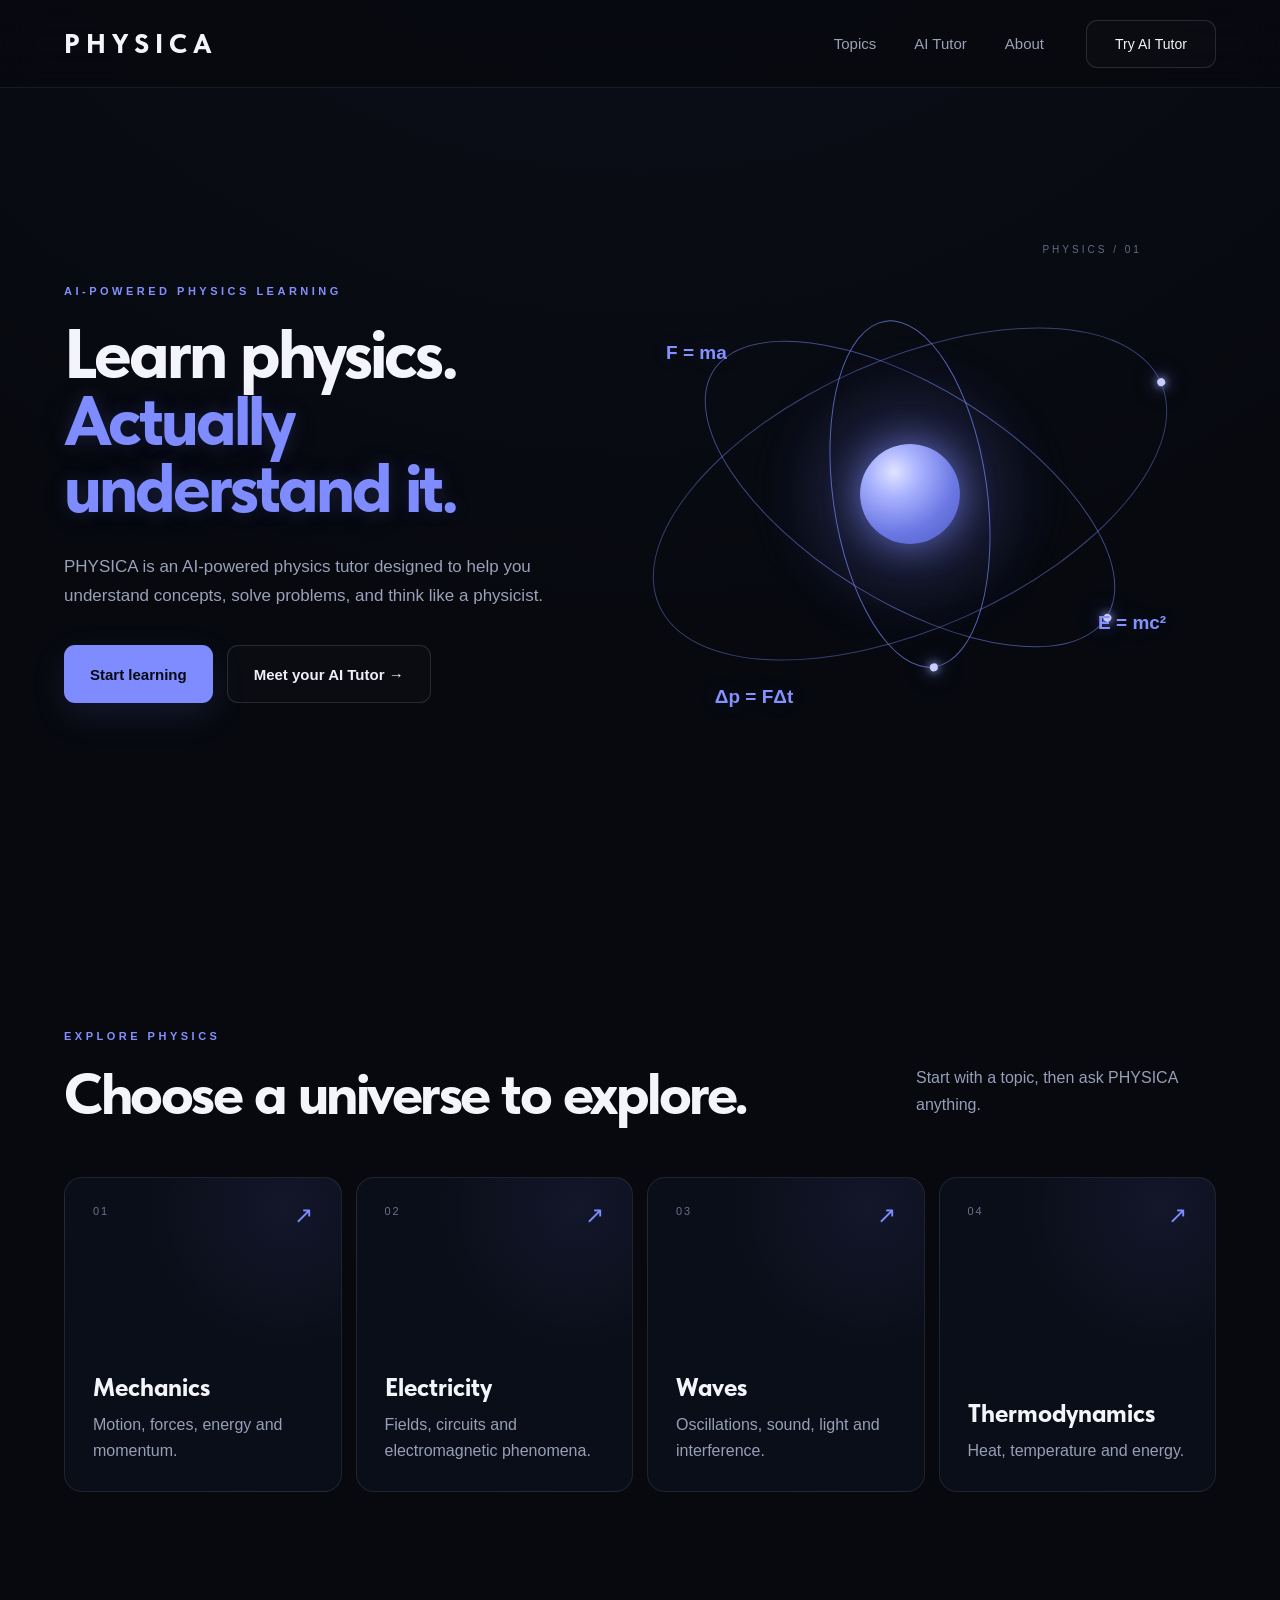
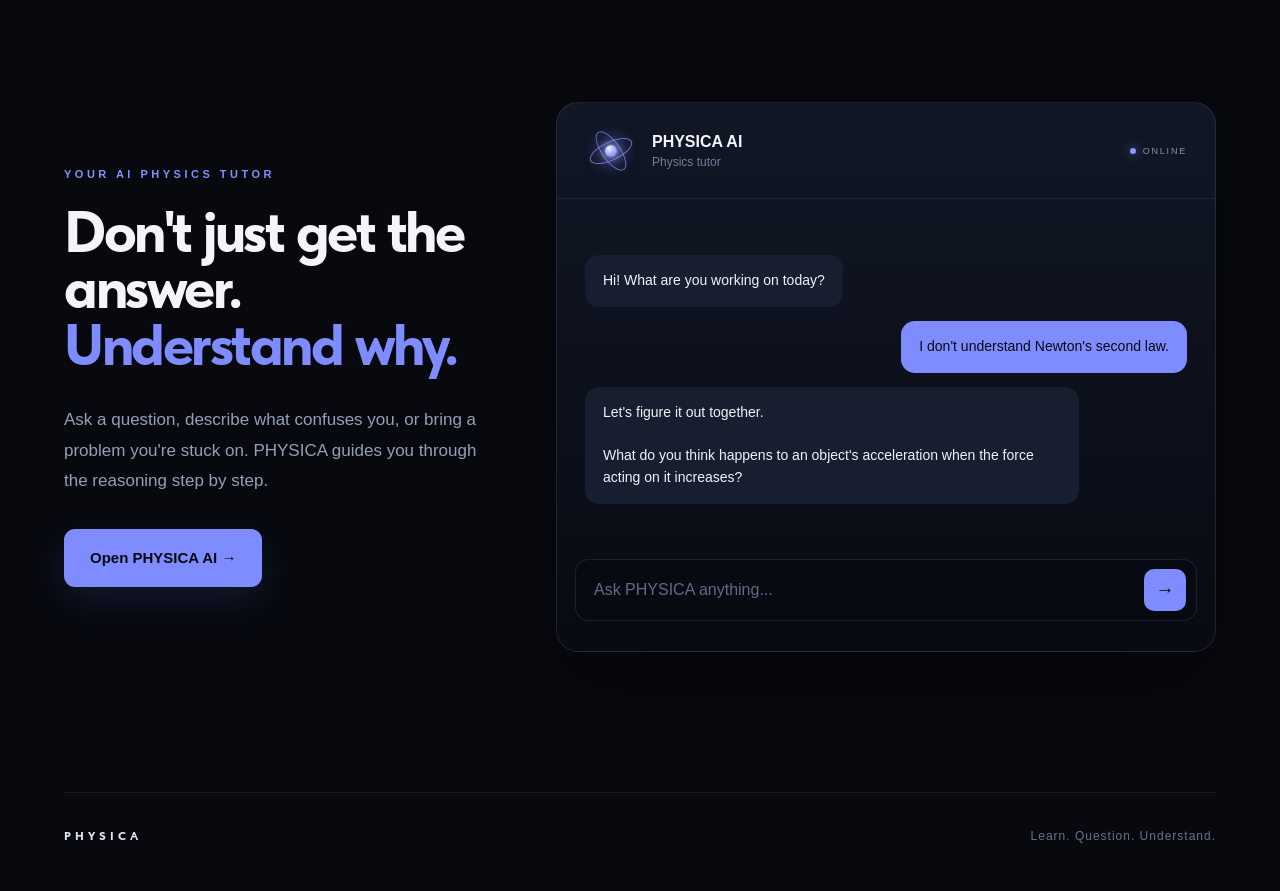
<file: index.html>
<!DOCTYPE html>
<html lang="en">

<head>
    <meta charset="UTF-8">
    <meta name="viewport" content="width=device-width, initial-scale=1.0">

    <title>PHYSICA — AI Physics Tutor</title>

    <link rel="stylesheet" href="style.css">
</head>

<body>

<header class="navbar">

    <a href="index.html" class="logo">
        PHYSICA
    </a>

    <nav>
        <a href="#topics">Topics</a>
        <a href="tutor.html">AI Tutor</a>
        <a href="#about">About</a>
    </nav>

    <a href="tutor.html" class="nav-button">
        Try AI Tutor
    </a>

</header>


<main>

    <!-- HERO -->

    <section class="hero">

        <div class="hero-content">

            <p class="eyebrow">
                AI-POWERED PHYSICS LEARNING
            </p>

            <h1>
                Learn physics.
                <span>Actually understand it.</span>
            </h1>

            <p class="hero-text">
                PHYSICA is an AI-powered physics tutor designed to help you
                understand concepts, solve problems, and think like a physicist.
            </p>

            <div class="hero-buttons">

                <a href="#topics" class="primary-button">
                    Start learning
                </a>

                <a href="tutor.html" class="secondary-button">
                    Meet your AI Tutor →
                </a>

            </div>

        </div>


        <!-- PHYSICS VISUAL -->

        <div class="hero-visual">

            <div class="physics-card" id="physics-card">

                <div class="physics-glow"></div>

                <div class="orbit orbit-large">
                    <span class="particle particle-large"></span>
                </div>

                <div class="orbit orbit-medium">
                    <span class="particle particle-medium"></span>
                </div>

                <div class="orbit orbit-small">
                    <span class="particle particle-small"></span>
                </div>

                <div class="planet"></div>

                <div class="formula formula-one">
                    F = ma
                </div>

                <div class="formula formula-two">
                    E = mc²
                </div>

                <div class="formula formula-three">
                    Δp = FΔt
                </div>

                <div class="physics-label">
                    PHYSICS / 01
                </div>

            </div>

        </div>

    </section>


    <!-- TOPICS -->

    <section id="topics" class="topics">

        <div class="section-heading">

            <div>

                <p class="eyebrow">
                    EXPLORE PHYSICS
                </p>

                <h2>
                    Choose a universe
                    to explore.
                </h2>

            </div>

            <p class="section-description">
                Start with a topic,
                then ask PHYSICA anything.
            </p>

        </div>


        <div class="topic-grid">

            <a
                class="topic-card"
                href="tutor.html?topic=Mechanics"
            >

                <span class="topic-number">01</span>
                <span class="topic-arrow">↗</span>

                <h3>Mechanics</h3>

                <p>
                    Motion, forces, energy
                    and momentum.
                </p>

            </a>


            <a
                class="topic-card"
                href="tutor.html?topic=Electricity"
            >

                <span class="topic-number">02</span>
                <span class="topic-arrow">↗</span>

                <h3>Electricity</h3>

                <p>
                    Fields, circuits and
                    electromagnetic phenomena.
                </p>

            </a>


            <a
                class="topic-card"
                href="tutor.html?topic=Waves"
            >

                <span class="topic-number">03</span>
                <span class="topic-arrow">↗</span>

                <h3>Waves</h3>

                <p>
                    Oscillations, sound,
                    light and interference.
                </p>

            </a>


            <a
                class="topic-card"
                href="tutor.html?topic=Thermodynamics"
            >

                <span class="topic-number">04</span>
                <span class="topic-arrow">↗</span>

                <h3>Thermodynamics</h3>

                <p>
                    Heat, temperature
                    and energy.
                </p>

            </a>

        </div>

    </section>


    <!-- AI TUTOR PREVIEW -->

    <section class="tutor-preview">

        <div class="tutor-intro">

            <p class="eyebrow">
                YOUR AI PHYSICS TUTOR
            </p>

            <h2>
                Don't just get
                the answer.
                <span>Understand why.</span>
            </h2>

            <p>
                Ask a question, describe what confuses you,
                or bring a problem you're stuck on.
                PHYSICA guides you through the reasoning step by step.
            </p>

            <a href="tutor.html" class="primary-button">
                Open PHYSICA AI →
            </a>

        </div>


        <div class="chat-preview">

            <div class="chat-header">

                <div class="mini-ai-avatar">

                    <div class="mini-core"></div>

                    <div class="mini-orbit mini-one">
                        <span></span>
                    </div>

                    <div class="mini-orbit mini-two">
                        <span></span>
                    </div>

                </div>


                <div class="chat-identity">

                    <strong>
                        PHYSICA AI
                    </strong>

                    <small>
                        Physics tutor
                    </small>

                </div>


                <div class="preview-online">
                    <span></span>
                    ONLINE
                </div>

            </div>


            <div class="preview-messages">

                <div class="message ai">
                    Hi! What are you working on today?
                </div>

                <div class="message user">
                    I don't understand Newton's second law.
                </div>

                <div class="message ai">

                    Let's figure it out together.

                    <br><br>

                    What do you think happens to an object's
                    acceleration when the force acting on it increases?

                </div>

            </div>


            <div class="chat-preview-input">

                <span>
                    Ask PHYSICA anything...
                </span>

                <span class="preview-arrow">
                    →
                </span>

            </div>

        </div>

    </section>

</main>


<footer id="about">

    <strong>
        PHYSICA
    </strong>

    <p>
        Learn. Question. Understand.
    </p>

</footer>


<script src="script.js"></script>

</body>
</html>
</file>
<file: style.css>
/* =========================================================
   PHYSICA
   Complete stylesheet
   Dark scientific / glass / premium UI
   ========================================================= */


/* =========================================================
   FONTS
   ========================================================= */

@font-face {
    font-family: "Tilda Sans ExtraBold";
    src: url("./TildaSans-ExtraBold.woff2") format("woff2");
    font-weight: 800;
    font-style: normal;
    font-display: swap;
}


/* =========================================================
   VARIABLES
   ========================================================= */

:root {
    --bg: #07090f;
    --bg-soft: #0a0d15;

    --panel: #0d111c;
    --panel-light: #111726;

    --text: #f4f5fa;
    --muted: #969fb7;
    --dim: #626b83;

    --accent: #7f8cff;
    --accent-light: #aab3ff;
    --accent-soft: rgba(127, 140, 255, .14);

    --line: rgba(255, 255, 255, .09);
    --line-soft: rgba(255, 255, 255, .06);

    --radius-sm: 11px;
    --radius-md: 16px;
    --radius-lg: 22px;
    --radius-xl: 26px;
}


/* =========================================================
   RESET
   ========================================================= */

* {
    box-sizing: border-box;
}

html {
    scroll-behavior: smooth;
}

body {
    margin: 0;
    overflow-x: hidden;

    background:
        radial-gradient(
            circle at 50% -20%,
            rgba(127, 140, 255, .055),
            transparent 38%
        ),
        var(--bg);

    color: var(--text);

    font-family:
        Arial,
        Helvetica,
        sans-serif;
}

a {
    color: inherit;
    text-decoration: none;
}

button,
input {
    font: inherit;
}

button {
    -webkit-tap-highlight-color: transparent;
}

::selection {
    color: #080a11;
    background: var(--accent);
}


/* =========================================================
   NAVBAR
   ========================================================= */

.navbar {
    width: 100%;
    height: 88px;

    padding: 0 5%;

    position: sticky;
    top: 0;
    z-index: 1000;

    display: flex;
    align-items: center;

    background: rgba(7, 9, 15, .72);

    backdrop-filter: blur(22px);
    -webkit-backdrop-filter: blur(22px);

    border-bottom: 1px solid rgba(255, 255, 255, .07);
}

.logo {
    font-family:
        "Tilda Sans ExtraBold",
        Arial,
        sans-serif;

    font-size: 27px;
    font-weight: 800;
    letter-spacing: 6px;

    transition:
        opacity .25s ease,
        text-shadow .25s ease;
}

.logo:hover {
    opacity: .88;

    text-shadow:
        0 0 24px rgba(127, 140, 255, .25);
}

.navbar nav {
    margin-left: auto;
    margin-right: 42px;

    display: flex;
    gap: 38px;
}

.navbar nav a {
    position: relative;

    color: #9ba1b5;
    font-size: 15px;

    transition:
        color .25s ease,
        transform .25s ease;
}

.navbar nav a::after {
    content: "";

    position: absolute;

    left: 0;
    bottom: -8px;

    width: 0;
    height: 1px;

    background: var(--accent);

    transition: width .25s ease;
}

.navbar nav a:hover {
    color: #fff;
}

.navbar nav a:hover::after {
    width: 100%;
}

.nav-button {
    min-width: 130px;
    height: 48px;

    padding: 0 22px;

    display: inline-flex;
    align-items: center;
    justify-content: center;

    border: 1px solid rgba(255, 255, 255, .12);
    border-radius: var(--radius-sm);

    background: rgba(255, 255, 255, .015);

    font-size: 14px;

    transition:
        transform .25s ease,
        background .25s ease,
        border-color .25s ease,
        box-shadow .25s ease;
}

.nav-button:hover {
    transform: translateY(-2px);

    background: rgba(127, 140, 255, .08);

    border-color: rgba(127, 140, 255, .35);

    box-shadow:
        0 10px 30px rgba(127, 140, 255, .07);
}


/* =========================================================
   BUTTONS
   ========================================================= */

.primary-button,
.secondary-button {
    min-height: 58px;

    padding: 0 26px;

    display: inline-flex;
    align-items: center;
    justify-content: center;

    border-radius: var(--radius-sm);

    font-size: 15px;
    font-weight: 600;

    transition:
        transform .25s ease,
        background .25s ease,
        border-color .25s ease,
        box-shadow .25s ease;
}

.primary-button {
    color: #080a11;
    background: var(--accent);

    box-shadow:
        0 12px 35px rgba(127, 140, 255, .12);
}

.primary-button:hover {
    transform: translateY(-3px);

    background: #8d99ff;

    box-shadow:
        0 16px 42px rgba(127, 140, 255, .19);
}

.secondary-button {
    color: #eef0f7;

    border: 1px solid rgba(255, 255, 255, .12);

    background: rgba(255, 255, 255, .015);
}

.secondary-button:hover {
    transform: translateY(-3px);

    border-color: rgba(127, 140, 255, .35);

    background: rgba(127, 140, 255, .05);

    box-shadow:
        0 12px 35px rgba(127, 140, 255, .06);
}


/* =========================================================
   EYEBROW
   ========================================================= */

.eyebrow {
    margin: 0 0 24px;

    color: #8290ff;

    font-size: 11px;
    font-weight: 700;
    letter-spacing: 3.5px;

    text-transform: uppercase;
}


/* =========================================================
   LANDING HERO
   ========================================================= */

.hero {
    width: min(1450px, 90%);
    min-height: calc(100vh - 88px);

    margin: 0 auto;

    display: grid;
    grid-template-columns: .92fr 1.08fr;

    align-items: center;

    gap: 20px;
}

.hero-content {
    position: relative;
    z-index: 5;
}

.hero h1 {
    max-width: 720px;

    margin: 0;

    font-family:
        "Tilda Sans ExtraBold",
        Arial,
        sans-serif;

    font-size: clamp(58px, 5.5vw, 88px);
    line-height: .95;
    letter-spacing: -3px;
    font-weight: 800;
}

.hero h1 span {
    display: block;

    color: var(--accent);

    text-shadow:
        0 0 18px rgba(127, 140, 255, .16),
        0 0 55px rgba(127, 140, 255, .07);
}

.hero-text {
    max-width: 600px;

    margin: 32px 0 34px;

    color: #99a1b8;

    font-size: 17px;
    line-height: 1.7;
}

.hero-buttons {
    display: flex;
    gap: 14px;
}


/* =========================================================
   HERO PHYSICS VISUAL
   ========================================================= */

.hero-visual {
    min-height: 620px;

    display: flex;
    align-items: center;
    justify-content: center;
}

.physics-card {
    width: min(610px, 100%);
    aspect-ratio: 1;

    position: relative;

    display: flex;
    align-items: center;
    justify-content: center;

    transform:
        perspective(1000px)
        rotateX(var(--mouse-y, 0deg))
        rotateY(var(--mouse-x, 0deg));

    transition: transform .12s linear;
}

.physics-glow {
    position: absolute;

    left: 50%;
    top: 50%;

    width: 300px;
    height: 300px;

    transform: translate(-50%, -50%);

    border-radius: 50%;

    background:
        radial-gradient(
            circle,
            rgba(127, 140, 255, .25),
            rgba(127, 140, 255, .06) 48%,
            transparent 72%
        );

    filter: blur(10px);

    animation: centralGlow 4s ease-in-out infinite;
}

.planet {
    position: absolute;

    left: 50%;
    top: 50%;

    z-index: 10;

    width: 100px;
    height: 100px;

    transform: translate(-50%, -50%);

    border-radius: 50%;

    background:
        radial-gradient(
            circle at 34% 28%,
            #e1e4ff 0%,
            #aab3ff 25%,
            #6c79e4 62%,
            #4d5bc2 100%
        );

    box-shadow:
        0 0 35px rgba(127, 140, 255, .58),
        0 0 90px rgba(127, 140, 255, .24),
        0 0 150px rgba(127, 140, 255, .10);

    animation: planetFloat 5s ease-in-out infinite;
}

/* =========================================================
   HERO ATOM — STATIC ORBITS, MOVING PARTICLES
   ========================================================= */

.orbit {
    position: absolute;
    left: 50%;
    top: 50%;
    z-index: 2;
    border: 1.5px solid rgba(125, 140, 255, .42);
    border-radius: 50%;
    overflow: visible;
    pointer-events: none;
}

/* Three fixed ellipses with different angles */

.orbit-large {
    width: 550px;
    height: 270px;
    transform: translate(-50%, -50%) rotate(-24deg);
}

.orbit-medium {
    width: 465px;
    height: 215px;
    border-color: rgba(125, 140, 255, .52);
    transform: translate(-50%, -50%) rotate(32deg);
}

.orbit-small {
    width: 350px;
    height: 155px;
    border-color: rgba(125, 140, 255, .68);
    transform: translate(-50%, -50%) rotate(82deg);
}

/* Glowing particles */

.orbit .particle {
    position: absolute;
    left: 50%;
    top: 50%;
    width: 8px;
    height: 8px;
    margin: -4px 0 0 -4px;
    border-radius: 50%;
    background: #c7cdff;
    box-shadow:
        0 0 8px rgba(170, 179, 255, 1),
        0 0 18px rgba(127, 140, 255, .9),
        0 0 32px rgba(127, 140, 255, .35);
    pointer-events: none;
    z-index: 10;
}

/* Each particle follows its own ellipse */

.particle-large {
    offset-path: ellipse(275px 135px at 50% 50%);
    animation: particleLarge 12s linear infinite;
}

.particle-medium {
    offset-path: ellipse(232.5px 107.5px at 50% 50%);
    animation: particleMedium 10s linear infinite reverse;
}

.particle-small {
    offset-path: ellipse(175px 77.5px at 50% 50%);
    animation: particleSmall 8s linear infinite;
}

@keyframes particleLarge {
    from { offset-distance: 0%; }
    to   { offset-distance: 100%; }
}

@keyframes particleMedium {
    from { offset-distance: 0%; }
    to   { offset-distance: 100%; }
}

@keyframes particleSmall {
    from { offset-distance: 0%; }
    to   { offset-distance: 100%; }
}

/* Gentle floating motion */

.physics-card {
    animation: atomFloat 9s ease-in-out infinite;
}

@keyframes atomFloat {
    0%, 100% {
        translate: 0 -5px;
    }

    50% {
        translate: 0 5px;
    }
}

/* =========================================================
   HERO FORMULAS
   ========================================================= */

.formula {
    position: absolute;
    z-index: 20;

    color: #8491ff;

    font-size: 19px;
    font-weight: 600;

    text-shadow:
        0 0 20px rgba(127, 140, 255, .18);
}

.formula-one {
    top: 25%;
    left: 10%;
}

.formula-two {
    right: 8%;
    bottom: 27%;
}

.formula-three {
    left: 18%;
    bottom: 15%;
}

.physics-label {
    position: absolute;

    top: 9%;
    right: 12%;

    color: #626b84;

    font-size: 10px;
    letter-spacing: 3px;
}


/* =========================================================
   HERO ANIMATIONS
   ========================================================= */

@keyframes planetFloat {
    0%,
    100% {
        margin-top: 0;
    }

    50% {
        margin-top: -10px;
    }
}

@keyframes centralGlow {
    0%,
    100% {
        opacity: .65;

        transform:
            translate(-50%, -50%)
            scale(1);
    }

    50% {
        opacity: 1;

        transform:
            translate(-50%, -50%)
            scale(1.08);
    }
}


/* =========================================================
   TOPICS
   ========================================================= */

.topics {
    width: min(1400px, 90%);

    margin: 0 auto;

    padding: 130px 0;
}

.section-heading {
    margin-bottom: 55px;

    display: flex;
    align-items: end;
    justify-content: space-between;

    gap: 40px;
}

.topics h2,
.tutor-preview h2 {
    max-width: 850px;

    margin: 0;

    font-family:
        "Tilda Sans ExtraBold",
        Arial,
        sans-serif;

    font-size: clamp(46px, 4.5vw, 70px);
    line-height: .98;
    letter-spacing: -2.5px;
}

.section-description {
    max-width: 300px;

    margin: 0 0 4px;

    color: var(--muted);

    line-height: 1.7;
}

.topic-grid {
    display: grid;

    grid-template-columns:
        repeat(4, 1fr);

    gap: 14px;
}

.topic-card {
    min-height: 315px;

    padding: 28px;

    position: relative;

    display: flex;
    flex-direction: column;
    justify-content: flex-end;

    overflow: hidden;

    border: 1px solid var(--line);
    border-radius: 18px;

    background:
        radial-gradient(
            circle at 80% 10%,
            rgba(127, 140, 255, .08),
            transparent 40%
        ),
        rgba(12, 16, 27, .78);

    transition:
        transform .3s ease,
        border-color .3s ease,
        box-shadow .3s ease;
}

.topic-card::before {
    content: "";

    position: absolute;
    inset: 0;

    background:
        linear-gradient(
            135deg,
            rgba(255,255,255,.035),
            transparent 35%
        );

    opacity: 0;

    transition: opacity .3s ease;
}

.topic-card:hover {
    transform: translateY(-7px);

    border-color: rgba(127, 140, 255, .28);

    box-shadow:
        0 22px 55px rgba(0, 0, 0, .22);
}

.topic-card:hover::before {
    opacity: 1;
}

.topic-number {
    position: absolute;

    top: 27px;
    left: 28px;

    color: #68728d;

    font-size: 11px;
    letter-spacing: 2px;
}

.topic-arrow {
    position: absolute;

    top: 24px;
    right: 28px;

    color: var(--accent);

    font-size: 23px;

    transition:
        transform .3s ease;
}

.topic-card:hover .topic-arrow {
    transform:
        translate(4px, -4px);
}

.topic-card h3 {
    margin: 0 0 10px;

    font-family:
        "Tilda Sans ExtraBold",
        Arial,
        sans-serif;

    font-size: 25px;
}

.topic-card p {
    margin: 0;

    color: var(--muted);

    line-height: 1.6;
}


/* =========================================================
   AI PREVIEW
   ========================================================= */

.tutor-preview {
    width: min(1400px, 90%);

    margin: 0 auto;

    padding: 80px 0 140px;

    display: grid;

    grid-template-columns: .78fr 1.22fr;

    gap: 70px;

    align-items: center;
}

.tutor-preview h2 span {
    display: block;

    color: var(--accent);
}

.tutor-intro > p:not(.eyebrow) {
    max-width: 570px;

    margin: 32px 0;

    color: var(--muted);

    font-size: 17px;
    line-height: 1.8;
}


/* =========================================================
   PREVIEW CHAT
   ========================================================= */

.chat-preview {
    min-height: 550px;

    overflow: hidden;

    border: 1px solid rgba(255, 255, 255, .09);
    border-radius: 22px;

    background:
        linear-gradient(
            180deg,
            rgba(18, 24, 39, .96),
            rgba(8, 11, 19, .98)
        );

    box-shadow:
        0 35px 80px rgba(0, 0, 0, .28);
}

.chat-header {
    min-height: 96px;

    padding: 0 28px;

    display: flex;
    align-items: center;

    gap: 15px;

    border-bottom: 1px solid rgba(255, 255, 255, .07);
}


/* =========================================================
   MINI AI AVATAR
   ========================================================= */

.mini-ai-avatar {
    width: 52px;
    height: 52px;

    flex: 0 0 52px;

    position: relative;

    display: flex;
    align-items: center;
    justify-content: center;

    border-radius: 50%;

    background:
        radial-gradient(
            circle,
            rgba(127, 140, 255, .20),
            transparent 68%
        );
}

.mini-core {
    position: absolute;

    left: 50%;
    top: 50%;

    width: 12px;
    height: 12px;

    transform:
        translate(-50%, -50%);

    border-radius: 50%;

    background:
        radial-gradient(
            circle at 35% 30%,
            #f1f3ff,
            #aab3ff 42%,
            #6875dc 100%
        );

    box-shadow:
        0 0 8px rgba(170, 179, 255, .95),
        0 0 20px rgba(127, 140, 255, .75),
        0 0 36px rgba(127, 140, 255, .32);

    z-index: 5;
}


/* =========================================================
   MINI AI AVATAR — STATIC ORBITS
   ========================================================= */

.mini-orbit {
    position: absolute;
    left: 50%;
    top: 50%;
    width: 46px;
    height: 19px;
    border: 1px solid rgba(137, 149, 255, .72);
    border-radius: 50%;
    transform-origin: center center;
    pointer-events: none;
}

.mini-one {
    transform: translate(-50%, -50%) rotate(-25deg);
}

.mini-two {
    transform: translate(-50%, -50%) rotate(55deg);
}

/* Glowing particles */

.mini-orbit span {
    position: absolute;
    left: 50%;
    top: 50%;
    width: 5px;
    height: 5px;
    margin: -2.5px 0 0 -2.5px;
    border-radius: 50%;
    background: #c5ccff;
    box-shadow:
        0 0 7px #aab3ff,
        0 0 15px rgba(127, 140, 255, .9);
    pointer-events: none;
}

.mini-one span {
    animation: miniParticleOne 5s linear infinite;
}

.mini-two span {
    animation: miniParticleTwo 6s linear infinite reverse;
}

/* Particle paths */

@keyframes miniParticleOne {
    0%   { transform: translate(23px, 0); }
    12.5% { transform: translate(16.3px, 6.7px); }
    25%  { transform: translate(0, 9.5px); }
    37.5% { transform: translate(-16.3px, 6.7px); }
    50%  { transform: translate(-23px, 0); }
    62.5% { transform: translate(-16.3px, -6.7px); }
    75%  { transform: translate(0, -9.5px); }
    87.5% { transform: translate(16.3px, -6.7px); }
    100% { transform: translate(23px, 0); }
}

@keyframes miniParticleTwo {
    0%   { transform: translate(23px, 0); }
    12.5% { transform: translate(16.3px, 6.7px); }
    25%  { transform: translate(0, 9.5px); }
    37.5% { transform: translate(-16.3px, 6.7px); }
    50%  { transform: translate(-23px, 0); }
    62.5% { transform: translate(-16.3px, -6.7px); }
    75%  { transform: translate(0, -9.5px); }
    87.5% { transform: translate(16.3px, -6.7px); }
    100% { transform: translate(23px, 0); }
}

/* =========================================================
   PREVIEW IDENTITY
   ========================================================= */

.chat-identity {
    min-width: 0;

    display: flex;
    flex-direction: column;

    gap: 4px;
}

.chat-identity strong {
    font-size: 16px;

    white-space: nowrap;
}

.chat-identity small {
    color: #737d99;

    font-size: 12px;
}

.preview-online {
    margin-left: auto;

    display: flex;
    align-items: center;

    gap: 7px;

    flex-shrink: 0;

    color: #8992aa;

    font-size: 9px;
    letter-spacing: 1.8px;
}

.preview-online span {
    width: 6px;
    height: 6px;

    border-radius: 50%;

    background: #8b98ff;

    box-shadow:
        0 0 12px rgba(127, 140, 255, .9);

    animation:
        pulse
        2s
        infinite;
}

@keyframes pulse {
    50% {
        opacity: .45;
    }
}


/* =========================================================
   PREVIEW MESSAGES
   ========================================================= */

.preview-messages {
    min-height: 360px;

    padding: 28px;

    display: flex;
    flex-direction: column;

    justify-content: center;

    gap: 14px;
}

.message {
    max-width: 82%;

    padding: 15px 18px;

    border-radius: 14px;

    font-size: 14px;
    line-height: 1.55;
}

.message p {
    margin: 0;
}

.message p + p {
    margin-top: 10px;
}

.message.ai {
    align-self: flex-start;

    background: #171e2f;

    color: #f0f2f8;
}

.message.user {
    align-self: flex-end;

    background: var(--accent);

    color: #080a11;
}

.chat-preview-input {
    margin: 0 18px 18px;

    min-height: 62px;

    padding: 0 10px 0 18px;

    display: flex;
    align-items: center;
    justify-content: space-between;

    border: 1px solid rgba(255, 255, 255, .09);
    border-radius: 14px;

    color: #606b88;

    background:
        rgba(7, 10, 17, .72);
}

.preview-arrow {
    width: 42px;
    height: 42px;

    display: flex;
    align-items: center;
    justify-content: center;

    border-radius: 10px;

    color: #080a11;

    background: var(--accent);

    font-size: 19px;
}


/* =========================================================
   FOOTER
   ========================================================= */

footer {
    width: min(1400px, 90%);

    margin: 0 auto;

    padding: 36px 0 48px;

    display: flex;
    justify-content: space-between;

    border-top: 1px solid rgba(255, 255, 255, .07);

    color: #68728d;

    font-size: 12px;
    letter-spacing: 1px;
}

footer strong {
    font-family:
        "Tilda Sans ExtraBold",
        Arial,
        sans-serif;

    color: #dfe2ef;

    letter-spacing: 4px;
}

footer p {
    margin: 0;
}


/* =========================================================
   REAL AI TUTOR PAGE
   ========================================================= */

.tutor-page main {
    min-height: calc(100vh - 88px);
}

.real-tutor {
    width: min(1450px, 90%);
    min-height: calc(100vh - 88px);

    margin: 0 auto;

    display: grid;

    grid-template-columns: .72fr 1.28fr;

    gap: 70px;

    align-items: center;
}


/* =========================================================
   TUTOR INTRO
   ========================================================= */

.real-tutor-intro h1 {
    max-width: 600px;

    margin: 0;

    position: relative;

    font-family:
        "Tilda Sans ExtraBold",
        Arial,
        sans-serif;

    font-size: clamp(55px, 5.5vw, 84px);
    line-height: .96;
    letter-spacing: -3px;

    text-shadow:
        0 0 30px rgba(255, 255, 255, .035);
}

.real-tutor-intro h1 span {
    display: block;

    position: relative;
    z-index: 1;

    color: #8994ff;

    text-shadow:
        0 0 12px rgba(127, 140, 255, .30),
        0 0 32px rgba(127, 140, 255, .22),
        0 0 70px rgba(127, 140, 255, .12);
}


/* =========================================================
   TITLE GLOW
   ========================================================= */

.real-tutor-intro h1 span::after {
    content: "";

    position: absolute;

    left: -7%;
    bottom: 2%;

    width: 86%;
    height: 48px;

    z-index: -1;

    border-radius: 50%;

    background:
        radial-gradient(
            ellipse,
            rgba(127, 140, 255, .28),
            rgba(127, 140, 255, .08) 48%,
            transparent 74%
        );

    filter: blur(26px);

    pointer-events: none;

    animation:
        titleHaze
        4.5s
        ease-in-out
        infinite;
}

@keyframes titleHaze {
    0%,
    100% {
        opacity: .65;

        transform:
            scaleX(.94);
    }

    50% {
        opacity: 1;

        transform:
            scaleX(1.04);
    }
}

.tutor-description {
    max-width: 500px;

    margin: 30px 0;

    color: var(--muted);

    font-size: 17px;
    line-height: 1.75;
}

.topic-indicator {
    display: inline-flex;
    align-items: center;

    gap: 9px;

    padding: 10px 14px;

    border: 1px solid rgba(127, 140, 255, .18);

    border-radius: 999px;

    color: #aab1c7;

    background: rgba(127, 140, 255, .05);

    font-size: 12px;

    backdrop-filter: blur(10px);
    -webkit-backdrop-filter: blur(10px);
}

.topic-dot {
    width: 7px;
    height: 7px;

    border-radius: 50%;

    background: var(--accent);

    box-shadow:
        0 0 12px rgba(127, 140, 255, .9);
}


/* =========================================================
   REAL CHAT
   ========================================================= */

.real-chat {
    min-height: 650px;
    height: 700px;

    overflow: hidden;

    display: flex;
    flex-direction: column;

    border: 1px solid rgba(255, 255, 255, .09);

    border-radius: 23px;

    background:
        linear-gradient(
            180deg,
            rgba(16, 22, 36, .98),
            rgba(8, 11, 18, .99)
        );

    box-shadow:
        0 35px 90px rgba(0, 0, 0, .30);
}

.real-chat-header {
    height: 96px;
    min-height: 96px;

    padding: 0 26px;

    display: flex;
    align-items: center;
    justify-content: space-between;

    border-bottom:
        1px solid rgba(255, 255, 255, .07);
}

.ai-identity {
    display: flex;
    align-items: center;

    gap: 14px;

    min-width: 0;
}


/* =========================================================
   REAL AI AVATAR
   ========================================================= */

.ai-avatar {
    position: relative;

    width: 54px;
    height: 54px;

    flex-shrink: 0;

    display: flex;
    align-items: center;
    justify-content: center;
}


/* =========================================================
   AVATAR CORE
   ========================================================= */

.avatar-core {
    position: absolute;

    left: 50%;
    top: 50%;

    width: 13px;
    height: 13px;

    transform:
        translate(-50%, -50%);

    border-radius: 50%;

    background:
        radial-gradient(
            circle at 35% 28%,
            #f1f3ff 0%,
            #b8c0ff 32%,
            #8995ff 65%,
            #6976dc 100%
        );

    box-shadow:
        0 0 8px rgba(170, 179, 255, 1),
        0 0 20px rgba(127, 140, 255, .95),
        0 0 40px rgba(127, 140, 255, .35);

    z-index: 5;
}


/* =========================================================
   REAL AI AVATAR — STATIC ORBITS
   ========================================================= */

.avatar-orbit {
    position: absolute;
    left: 50%;
    top: 50%;
    width: 48px;
    height: 21px;
    margin: 0;
    border: 1px solid rgba(137, 149, 255, .70);
    border-radius: 50%;
    transform-origin: center center;
    pointer-events: none;
    z-index: 2;
}

/* Fixed ellipse angles */

.orbit-a {
    transform: translate(-50%, -50%) rotate(-25deg);
}

.orbit-b {
    transform: translate(-50%, -50%) rotate(55deg);
}

/* Glowing particles */

.avatar-orbit::after {
    content: "";
    position: absolute;
    left: 50%;
    top: 50%;
    width: 5px;
    height: 5px;
    margin: -2.5px 0 0 -2.5px;
    border-radius: 50%;
    background: #d1d6ff;
    box-shadow:
        0 0 8px rgba(170, 179, 255, 1),
        0 0 17px rgba(127, 140, 255, .95),
        0 0 28px rgba(127, 140, 255, .55);
    pointer-events: none;
    z-index: 4;
}

/* Particle A */

.orbit-a::after {
    animation: avatarParticleA 5s linear infinite;
}

@keyframes avatarParticleA {
    0%   { transform: translate(24px, 0); }
    12.5% { transform: translate(17px, 7.4px); }
    25%  { transform: translate(0, 10.5px); }
    37.5% { transform: translate(-17px, 7.4px); }
    50%  { transform: translate(-24px, 0); }
    62.5% { transform: translate(-17px, -7.4px); }
    75%  { transform: translate(0, -10.5px); }
    87.5% { transform: translate(17px, -7.4px); }
    100% { transform: translate(24px, 0); }
}

/* Particle B */

.orbit-b::after {
    animation: avatarParticleB 6s linear infinite reverse;
}

@keyframes avatarParticleB {
    0%   { transform: translate(24px, 0); }
    12.5% { transform: translate(17px, 7.4px); }
    25%  { transform: translate(0, 10.5px); }
    37.5% { transform: translate(-17px, 7.4px); }
    50%  { transform: translate(-24px, 0); }
    62.5% { transform: translate(-17px, -7.4px); }
    75%  { transform: translate(0, -10.5px); }
    87.5% { transform: translate(17px, -7.4px); }
    100% { transform: translate(24px, 0); }
}
/* =========================================================
   AI NAME
   ========================================================= */

.ai-name {
    min-width: 0;

    display: flex;
    flex-direction: column;

    gap: 4px;
}

.ai-name strong {
    font-size: 16px;

    white-space: nowrap;
}

.ai-name small {
    color: #737d99;

    font-size: 12px;

    white-space: nowrap;
}


/* =========================================================
   ONLINE STATUS
   ========================================================= */

.online-status {
    display: flex;
    align-items: center;

    gap: 8px;

    flex-shrink: 0;

    color: #8992aa;

    font-size: 9px;
    letter-spacing: 1.7px;
}

.online-status span {
    width: 6px;
    height: 6px;

    border-radius: 50%;

    background: #8b98ff;

    box-shadow:
        0 0 12px rgba(127, 140, 255, .9);

    animation:
        pulse
        2s
        infinite;
}


/* =========================================================
   REAL MESSAGES
   ========================================================= */

.real-messages {
    flex: 1;
    min-height: 0;

    overflow-y: auto;

    padding: 28px;

    display: flex;
    flex-direction: column;

    gap: 14px;

    scrollbar-width: thin;

    scrollbar-color:
        rgba(127, 140, 255, .35)
        transparent;
}

.real-messages::-webkit-scrollbar {
    width: 6px;
}

.real-messages::-webkit-scrollbar-track {
    background: transparent;
}

.real-messages::-webkit-scrollbar-thumb {
    border-radius: 999px;

    background:
        rgba(127, 140, 255, .30);
}

.real-messages .message {
    max-width: 80%;

    padding: 15px 18px;
}

.real-messages .message.ai {
    align-self: flex-start;
}

.real-messages .message.user {
    align-self: flex-end;
}

.real-messages .message.ai h2,
.real-messages .message.ai h3,
.real-messages .message.ai h4 {
    margin: 0 0 11px;

    font-family:
        "Tilda Sans ExtraBold",
        Arial,
        sans-serif;
}

.real-messages .message.ai p {
    margin: 0;
}

.real-messages .message.ai p + p {
    margin-top: 10px;
}

.real-messages .message.ai ul,
.real-messages .message.ai ol {
    margin: 9px 0 9px 20px;

    padding-left: 14px;
}

.real-messages .message.ai li {
    margin: 5px 0;
}

.real-messages .message.ai code {
    padding: 2px 6px;

    border-radius: 5px;

    background:
        rgba(127, 140, 255, .10);

    color: #b9c0ff;
}

.response-space {
    height: 4px;
}

.math-block {
    margin: 14px 0;

    padding: 10px 0;

    overflow-x: auto;

    text-align: center;
}

.math-block mjx-container {
    color: #dfe2ff !important;
}


/* =========================================================
   REAL CHAT INPUT — GLASS
   ========================================================= */

.real-chat-input {
    position: relative;

    margin: 0 17px 10px;

    min-height: 64px;

    display: flex;
    align-items: center;

    overflow: hidden;

    border:
        1px solid rgba(190, 198, 255, .28);

    border-radius: 16px;

    background:
        linear-gradient(
            120deg,
            rgba(130, 142, 210, .18),
            rgba(255, 255, 255, .055) 45%,
            rgba(91, 105, 175, .12)
        );

    backdrop-filter:
        blur(28px)
        saturate(160%);

    -webkit-backdrop-filter:
        blur(28px)
        saturate(160%);

    box-shadow:
        inset 0 1px 0 rgba(255, 255, 255, .16),
        inset 0 -1px 0 rgba(255, 255, 255, .035),
        0 0 0 1px rgba(127, 140, 255, .035),
        0 12px 35px rgba(0, 0, 0, .25);

    transition:
        border-color .25s ease,
        background .25s ease,
        box-shadow .25s ease;
}

.real-chat-input::before {
    content: "";

    position: absolute;

    left: 0;
    top: 0;

    width: 100%;
    height: 48%;

    background:
        linear-gradient(
            180deg,
            rgba(255, 255, 255, .075),
            transparent
        );

    pointer-events: none;
}

.real-chat-input::after {
    content: "";

    position: absolute;

    left: 15%;
    bottom: -26px;

    width: 70%;
    height: 46px;

    border-radius: 50%;

    background:
        rgba(127, 140, 255, .20);

    filter: blur(25px);

    pointer-events: none;
}

.real-chat-input input {
    position: relative;
    z-index: 2;

    min-width: 0;

    flex: 1;

    height: 62px;

    padding: 0 18px;

    border: 0;
    outline: 0;

    color: #f3f4f8;

    background: transparent;

    font-size: 14px;
}

.real-chat-input input::placeholder {
    color: #69738f;
}

.real-chat-input button {
    position: relative;
    z-index: 2;

    width: 48px;
    height: 48px;

    margin-right: 7px;

    border: 0;

    border-radius: 11px;

    color: #080a11;

    background: var(--accent);

    cursor: pointer;

    font-size: 20px;

    transition:
        transform .2s ease,
        background .2s ease,
        box-shadow .2s ease;
}

.real-chat-input button:hover {
    transform:
        translateY(-1px);

    background: #8d99ff;

    box-shadow:
        0 8px 22px rgba(127, 140, 255, .18);
}

.real-chat-input button:active {
    transform:
        translateY(0);
}

.real-chat-input button:disabled {
    opacity: .45;

    cursor: default;

    box-shadow: none;
}

.real-chat-input:focus-within {
    border-color:
        rgba(164, 174, 255, .55);

    background:
        linear-gradient(
            120deg,
            rgba(127, 140, 255, .22),
            rgba(255, 255, 255, .07),
            rgba(127, 140, 255, .13)
        );

    box-shadow:
        inset 0 1px 0 rgba(255, 255, 255, .18),
        0 0 0 3px rgba(127, 140, 255, .045),
        0 12px 45px rgba(127, 140, 255, .14);
}

.chat-hint {
    margin: 0;

    padding: 0 20px 16px;

    color: #59637b;

    text-align: center;

    font-size: 10px;
}


/* =========================================================
   RESPONSIVE — TABLET
   ========================================================= */

@media (max-width: 1100px) {

    .hero {
        grid-template-columns: 1fr;

        padding:
            80px 0 100px;
    }

    .hero-visual {
        min-height: 540px;
    }

    .topic-grid {
        grid-template-columns:
            repeat(2, 1fr);
    }

    .tutor-preview {
        grid-template-columns: 1fr;

        gap: 55px;
    }

    .real-tutor {
        grid-template-columns: 1fr;

        padding:
            80px 0;
    }
}


/* =========================================================
   RESPONSIVE — MOBILE
   ========================================================= */

@media (max-width: 700px) {

    .navbar {
        height: 76px;

        padding:
            0 6%;
    }

    .logo {
        font-size: 21px;

        letter-spacing: 4px;
    }

    .navbar nav {
        display: none;
    }

    .nav-button {
        min-width: auto;

        height: 44px;

        padding:
            0 15px;

        font-size: 12px;
    }

    .hero,
    .topics,
    .tutor-preview,
    .real-tutor {
        width: 88%;
    }

    .hero {
        min-height: auto;

        padding:
            70px 0;
    }

    .hero h1 {
        font-size:
            clamp(50px, 14vw, 70px);

        letter-spacing: -2px;
    }

    .hero-buttons {
        flex-direction: column;

        align-items: stretch;
    }

    .hero-visual {
        min-height: 420px;
    }

    .orbit-large {
        width: 350px;
        height: 175px;
    }

    .orbit-medium {
        width: 295px;
        height: 140px;
    }

    .orbit-small {
        width: 240px;
        height: 110px;
    }

    .planet {
        width: 80px;
        height: 80px;
    }

    .formula {
        font-size: 14px;
    }

    .topics {
        padding:
            90px 0;
    }

    .section-heading {
        display: block;

        margin-bottom: 40px;
    }

    .topics h2,
    .tutor-preview h2 {
        font-size: 46px;

        letter-spacing: -2px;
    }

    .section-description {
        margin-top: 20px;
    }

    .topic-grid {
        grid-template-columns: 1fr;
    }

    .topic-card {
        min-height: 240px;
    }

    .tutor-preview {
        padding:
            60px 0 90px;
    }

    .chat-preview {
        min-height: 500px;
    }

    .preview-messages {
        min-height: 300px;

        padding: 22px;
    }

    .preview-online {
        display: none;
    }

    footer {
        width: 88%;

        flex-direction: column;

        gap: 12px;
    }

    .real-tutor {
        padding:
            60px 0;
    }

    .real-tutor-intro h1 {
        font-size: 56px;

        letter-spacing: -2px;
    }

    .real-chat {
        height: 620px;
        min-height: 620px;

        border-radius: 18px;
    }

    .real-chat-header {
        padding:
            0 18px;
    }

    .real-messages {
        padding: 20px;
    }

    .real-messages .message {
        max-width: 92%;
    }

    .real-chat-input {
        margin-left: 12px;
        margin-right: 12px;
    }
}


/* =========================================================
   REDUCED MOTION
   ========================================================= */

@media (prefers-reduced-motion: reduce) {

    *,
    *::before,
    *::after {
        scroll-behavior: auto !important;

        animation-duration:
            .01ms !important;

        animation-iteration-count:
            1 !important;

        transition-duration:
            .01ms !important;
    }
}

/* =========================================================
   ATOM — SUBTLE FLOATING MOTION
   ========================================================= */

.physics-card {
    animation: atomFloat 7s ease-in-out infinite;
}

@keyframes atomFloat {
    0% {
        transform: translateY(-7px);
    }

    50% {
        transform: translateY(7px);
    }

    100% {
        transform: translateY(-7px);
    }
}
</file>
